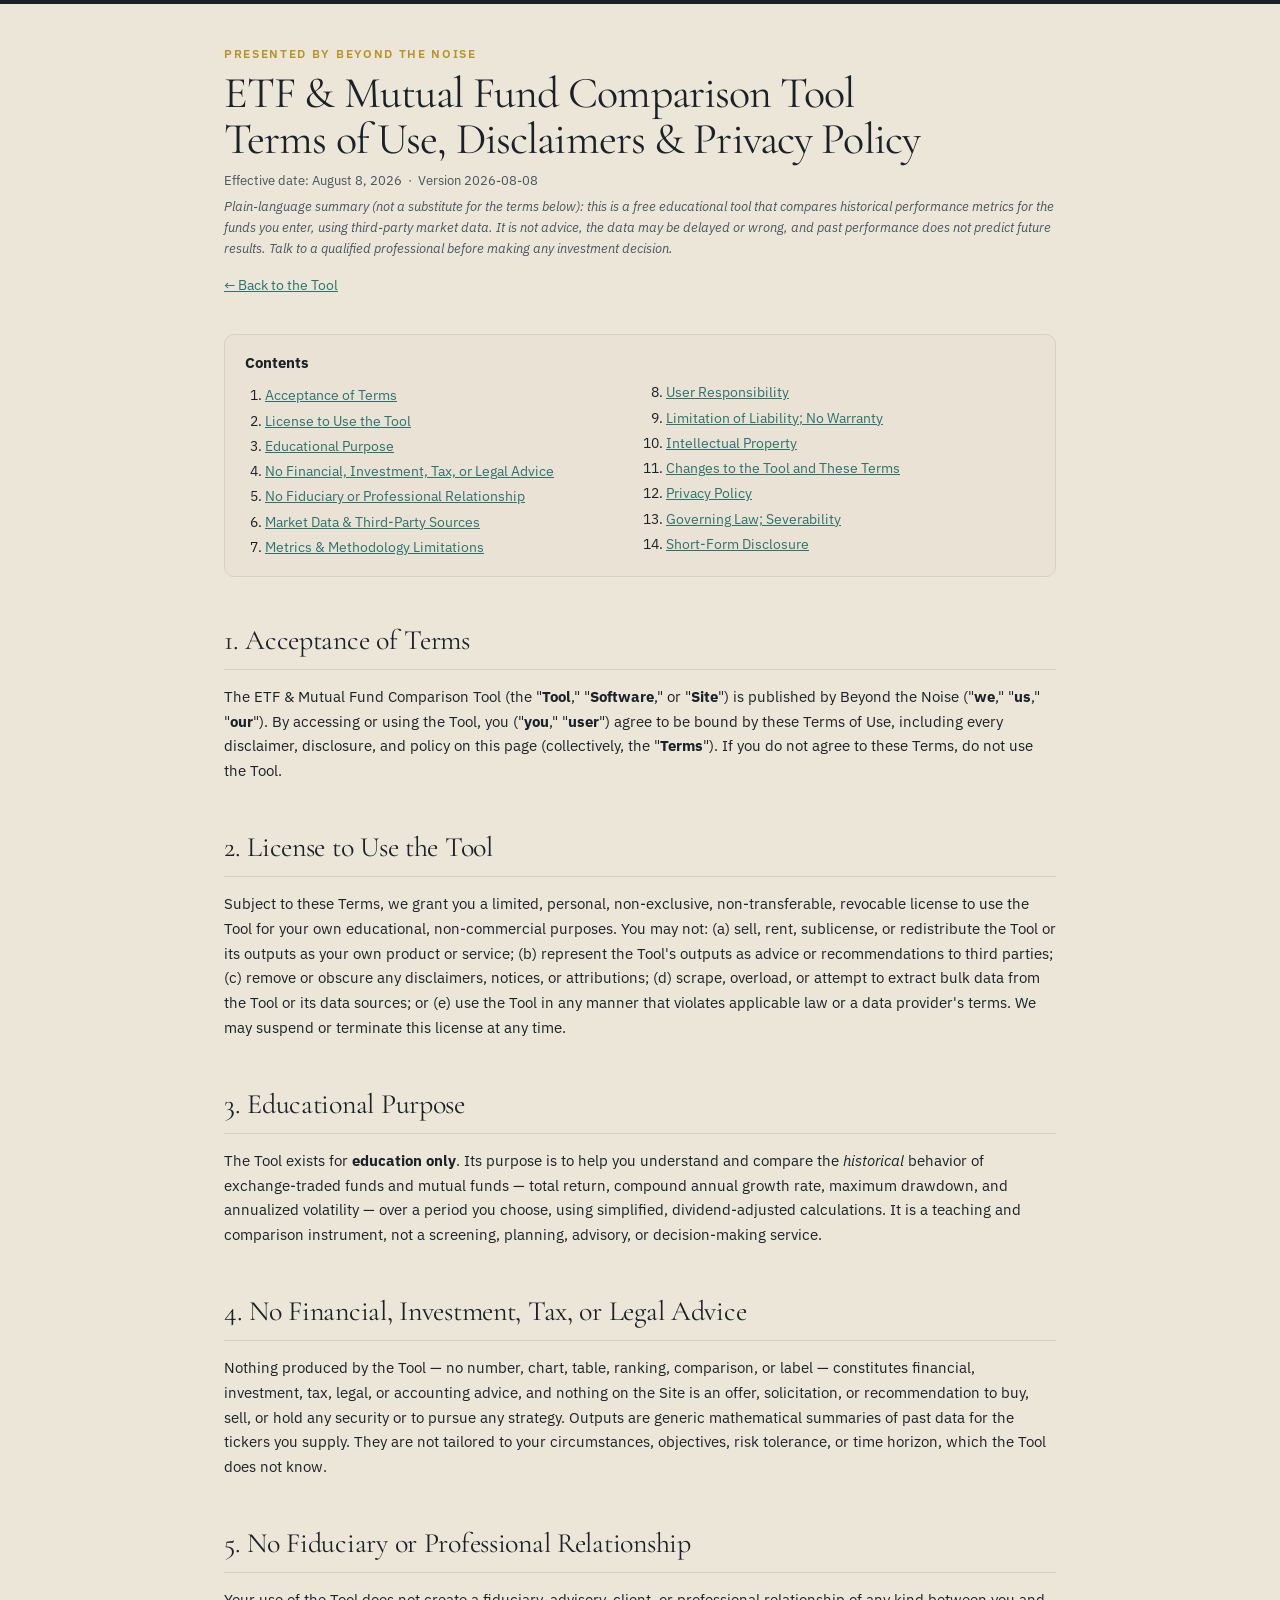
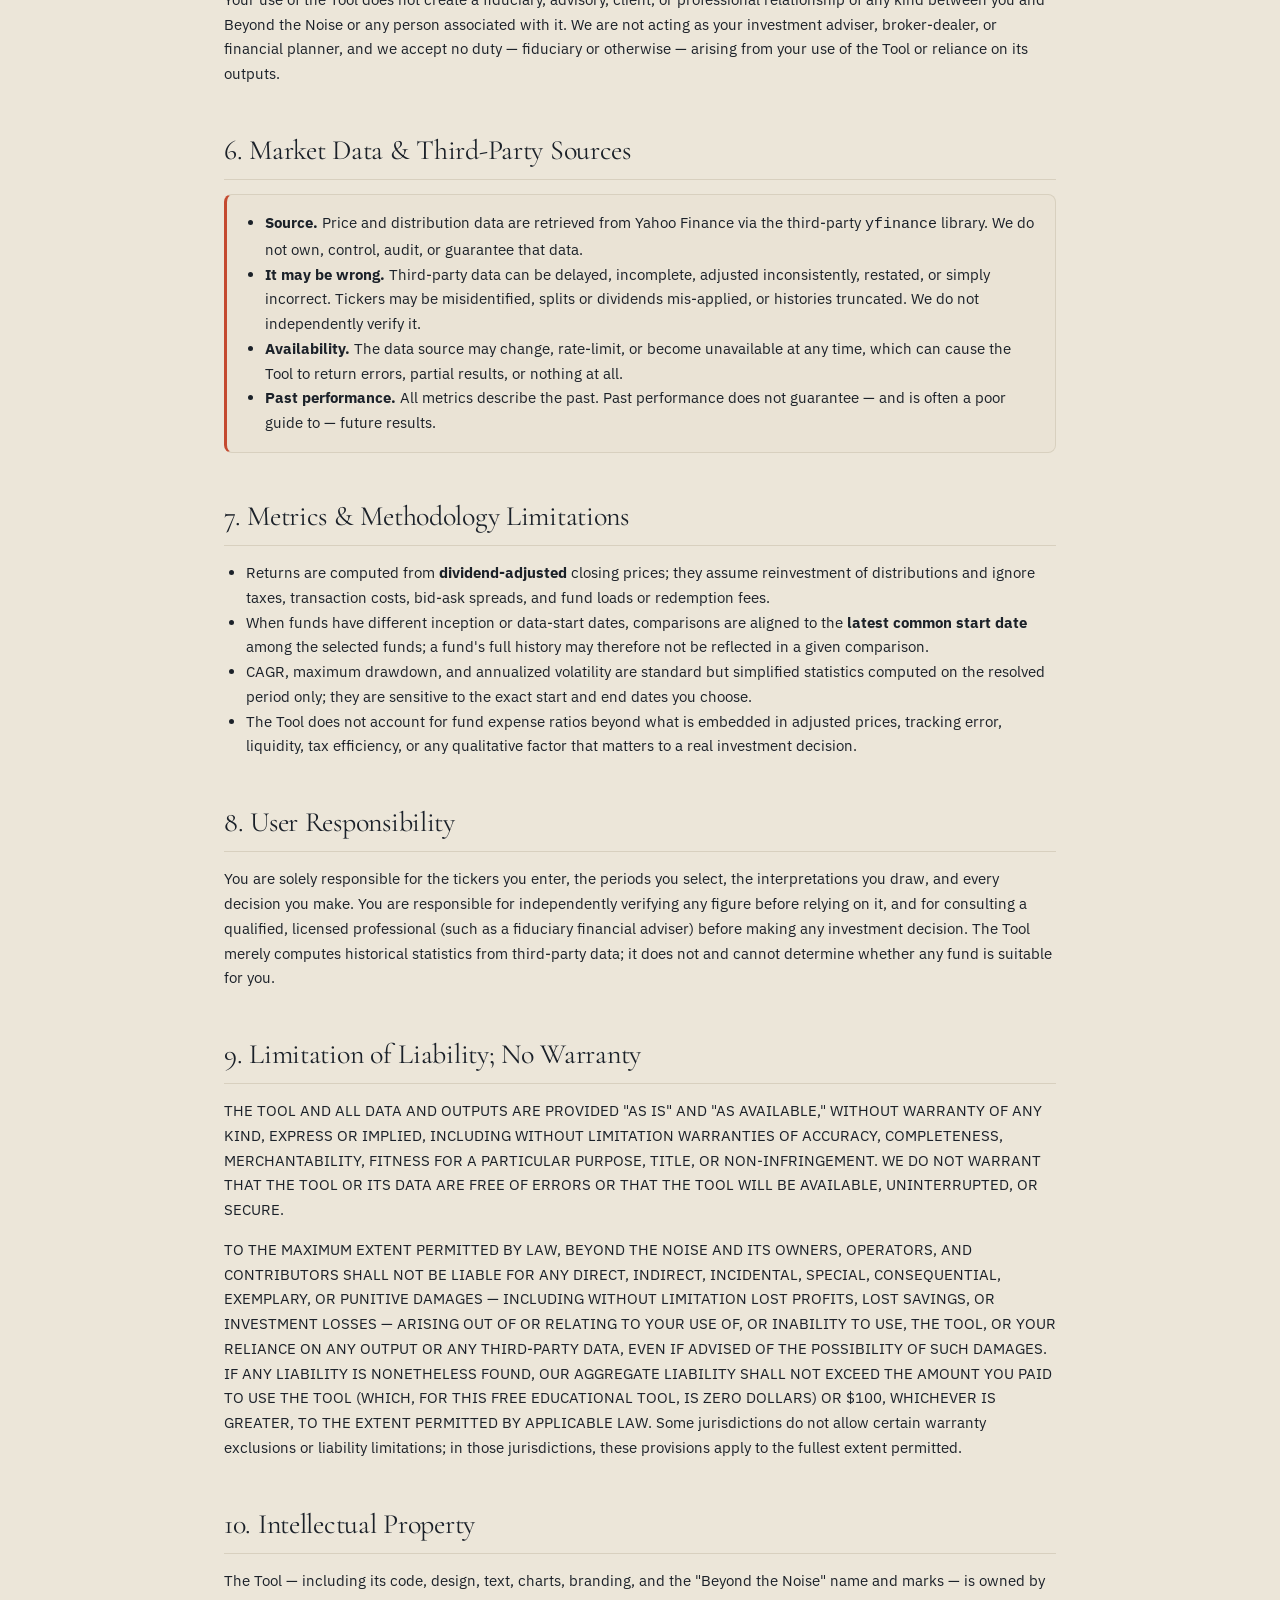
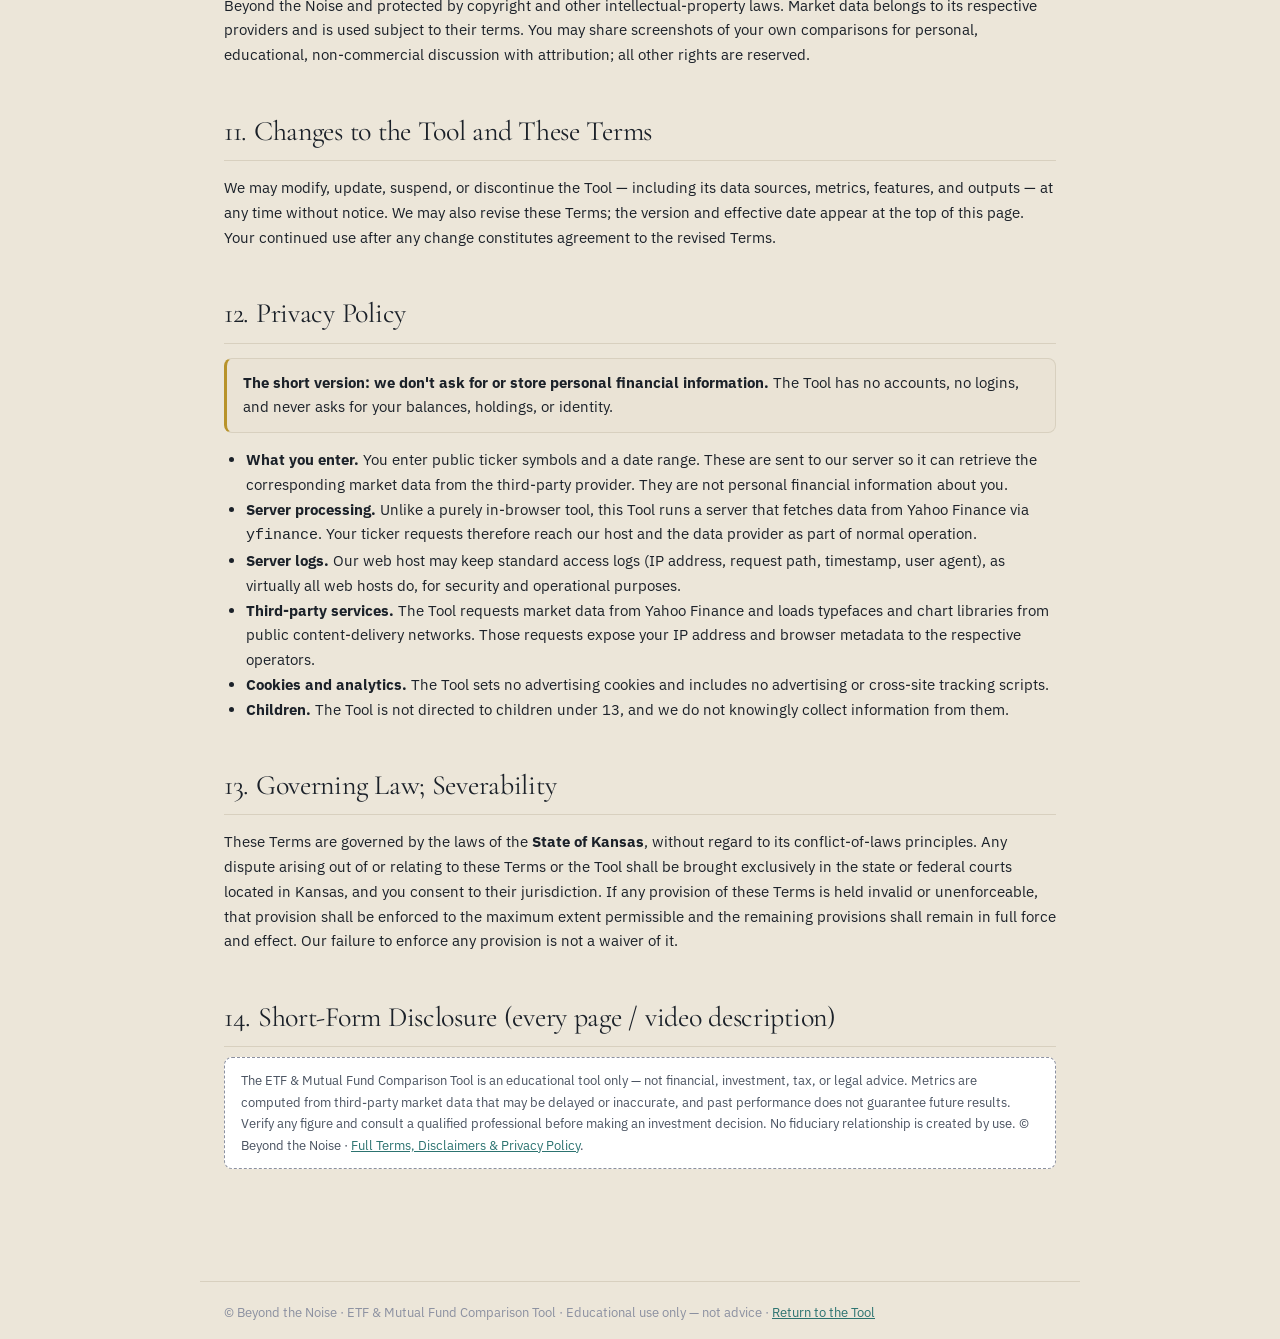
<file: templates/terms.html>
<!DOCTYPE html>
<html lang="en">
<head>
<meta charset="UTF-8">
<meta name="viewport" content="width=device-width, initial-scale=1.0">
<title>Terms, Disclaimers &amp; Privacy — ETF &amp; Mutual Fund Comparison Tool</title>
<link rel="icon" type="image/svg+xml" href="{{ url_for('static', filename='btn-logo.svg') }}">
<link rel="preconnect" href="https://fonts.googleapis.com">
<link rel="preconnect" href="https://fonts.gstatic.com" crossorigin>
<link href="https://fonts.googleapis.com/css2?family=Cormorant+Garamond:ital,wght@0,400;0,500;1,500&family=IBM+Plex+Sans:wght@400;500;600&display=swap" rel="stylesheet">
<style>
  :root { --paper:#ECE6D9; --paperAlt:#EAE3D5; --ink:#1B2129; --soft:#4A5361; --faint:#8B90A0; --rule:#D8D0BF;
          --clay:#C44A30; --teal:#2C7370; --navy:#1E3A5F; --gold:#B8932A;
          --serif:"Cormorant Garamond",Georgia,serif; --sans:"IBM Plex Sans",system-ui,sans-serif; }
  * { box-sizing:border-box; }
  body { margin:0; background:var(--paper); color:var(--ink); font-family:var(--sans); font-size:15px; line-height:1.65; }
  .top-rule { height:4px; background:var(--ink); }
  header { max-width:880px; margin:0 auto; padding:40px 24px 8px; }
  .eyebrow { color:var(--gold); font-size:12px; letter-spacing:0.14em; text-transform:uppercase; font-weight:600; margin:0 0 6px; }
  h1 { font-family:var(--serif); font-weight:400; font-size:44px; letter-spacing:-0.02em; line-height:1.05; margin:0 0 8px; }
  .meta { color:var(--soft); font-size:13px; margin:0 0 4px; }
  main { max-width:880px; margin:0 auto; padding:8px 24px 64px; }
  h2 { font-family:var(--serif); font-weight:400; font-size:28px; margin:40px 0 10px; letter-spacing:-0.01em; border-bottom:1px solid var(--rule); padding-bottom:6px; }
  h3 { font-size:15px; font-weight:600; margin:22px 0 6px; }
  p, li { color:var(--ink); }
  ul { padding-left:22px; }
  a { color:var(--teal); }
  .toc { background:var(--paperAlt); border:1px solid var(--rule); border-radius:10px; padding:16px 20px; margin:20px 0; }
  .toc ol { margin:6px 0 0; padding-left:20px; columns:2; column-gap:32px; }
  .toc li { font-size:13.5px; margin:3px 0; break-inside:avoid; }
  .callout { background:var(--paperAlt); border:1px solid var(--rule); border-left:3px solid var(--clay); border-radius:8px; padding:12px 16px; margin:14px 0; }
  .callout.gold { border-left-color:var(--gold); }
  .footer-copy { background:#fff; border:1px dashed var(--faint); border-radius:8px; padding:12px 16px; font-size:13px; color:var(--soft); }
  footer { border-top:1px solid var(--rule); margin-top:48px; padding:20px 24px; max-width:880px; margin-left:auto; margin-right:auto; color:var(--faint); font-size:12.5px; }
  .backlink { display:inline-block; margin-top:10px; font-size:13.5px; }
  @media (max-width:640px){ h1{font-size:32px;} .toc ol{columns:1;} }
</style>
</head>
<body>
<div class="top-rule"></div>
<header>
  <p class="eyebrow">Presented by Beyond the Noise</p>
  <h1>ETF &amp; Mutual Fund Comparison Tool<br>Terms of Use, Disclaimers &amp; Privacy Policy</h1>
  <p class="meta">Effective date: August 8, 2026 &nbsp;·&nbsp; Version 2026-08-08</p>
  <p class="meta"><em>Plain-language summary (not a substitute for the terms below): this is a free educational
  tool that compares historical performance metrics for the funds you enter, using third-party market data. It is
  not advice, the data may be delayed or wrong, and past performance does not predict future results. Talk to a
  qualified professional before making any investment decision.</em></p>
  <a class="backlink" href="/">← Back to the Tool</a>
</header>
<main>

<div class="toc"><b>Contents</b>
<ol>
  <li><a href="#acceptance">Acceptance of Terms</a></li>
  <li><a href="#license">License to Use the Tool</a></li>
  <li><a href="#educational">Educational Purpose</a></li>
  <li><a href="#noadvice">No Financial, Investment, Tax, or Legal Advice</a></li>
  <li><a href="#nofiduciary">No Fiduciary or Professional Relationship</a></li>
  <li><a href="#data">Market Data &amp; Third-Party Sources</a></li>
  <li><a href="#metrics">Metrics &amp; Methodology Limitations</a></li>
  <li><a href="#responsibility">User Responsibility</a></li>
  <li><a href="#liability">Limitation of Liability; No Warranty</a></li>
  <li><a href="#ip">Intellectual Property</a></li>
  <li><a href="#changes">Changes to the Tool and These Terms</a></li>
  <li><a href="#privacy">Privacy Policy</a></li>
  <li><a href="#law">Governing Law; Severability</a></li>
  <li><a href="#footer-language">Short-Form Disclosure</a></li>
</ol></div>

<h2 id="acceptance">1. Acceptance of Terms</h2>
<p>The ETF &amp; Mutual Fund Comparison Tool (the "<b>Tool</b>," "<b>Software</b>," or "<b>Site</b>") is published by
Beyond the Noise ("<b>we</b>," "<b>us</b>," "<b>our</b>"). By accessing or using the Tool, you ("<b>you</b>,"
"<b>user</b>") agree to be bound by these Terms of Use, including every disclaimer, disclosure, and policy on this
page (collectively, the "<b>Terms</b>"). If you do not agree to these Terms, do not use the Tool.</p>

<h2 id="license">2. License to Use the Tool</h2>
<p>Subject to these Terms, we grant you a limited, personal, non-exclusive, non-transferable, revocable license to
use the Tool for your own educational, non-commercial purposes. You may not: (a) sell, rent, sublicense, or
redistribute the Tool or its outputs as your own product or service; (b) represent the Tool's outputs as advice or
recommendations to third parties; (c) remove or obscure any disclaimers, notices, or attributions; (d) scrape,
overload, or attempt to extract bulk data from the Tool or its data sources; or (e) use the Tool in any manner that
violates applicable law or a data provider's terms. We may suspend or terminate this license at any time.</p>

<h2 id="educational">3. Educational Purpose</h2>
<p>The Tool exists for <b>education only</b>. Its purpose is to help you understand and compare the <i>historical</i>
behavior of exchange-traded funds and mutual funds — total return, compound annual growth rate, maximum drawdown,
and annualized volatility — over a period you choose, using simplified, dividend-adjusted calculations. It is a
teaching and comparison instrument, not a screening, planning, advisory, or decision-making service.</p>

<h2 id="noadvice">4. No Financial, Investment, Tax, or Legal Advice</h2>
<p>Nothing produced by the Tool — no number, chart, table, ranking, comparison, or label — constitutes financial,
investment, tax, legal, or accounting advice, and nothing on the Site is an offer, solicitation, or recommendation
to buy, sell, or hold any security or to pursue any strategy. Outputs are generic mathematical summaries of past
data for the tickers you supply. They are not tailored to your circumstances, objectives, risk tolerance, or time
horizon, which the Tool does not know.</p>

<h2 id="nofiduciary">5. No Fiduciary or Professional Relationship</h2>
<p>Your use of the Tool does not create a fiduciary, advisory, client, or professional relationship of any kind
between you and Beyond the Noise or any person associated with it. We are not acting as your investment adviser,
broker-dealer, or financial planner, and we accept no duty — fiduciary or otherwise — arising from your use of the
Tool or reliance on its outputs.</p>

<h2 id="data">6. Market Data &amp; Third-Party Sources</h2>
<div class="callout">
<ul style="margin:4px 0">
  <li><b>Source.</b> Price and distribution data are retrieved from Yahoo Finance via the third-party
      <code>yfinance</code> library. We do not own, control, audit, or guarantee that data.</li>
  <li><b>It may be wrong.</b> Third-party data can be delayed, incomplete, adjusted inconsistently, restated, or
      simply incorrect. Tickers may be misidentified, splits or dividends mis-applied, or histories truncated. We do
      not independently verify it.</li>
  <li><b>Availability.</b> The data source may change, rate-limit, or become unavailable at any time, which can cause
      the Tool to return errors, partial results, or nothing at all.</li>
  <li><b>Past performance.</b> All metrics describe the past. Past performance does not guarantee — and is often a
      poor guide to — future results.</li>
</ul>
</div>

<h2 id="metrics">7. Metrics &amp; Methodology Limitations</h2>
<ul>
  <li>Returns are computed from <b>dividend-adjusted</b> closing prices; they assume reinvestment of distributions
      and ignore taxes, transaction costs, bid-ask spreads, and fund loads or redemption fees.</li>
  <li>When funds have different inception or data-start dates, comparisons are aligned to the <b>latest common start
      date</b> among the selected funds; a fund's full history may therefore not be reflected in a given comparison.</li>
  <li>CAGR, maximum drawdown, and annualized volatility are standard but simplified statistics computed on the
      resolved period only; they are sensitive to the exact start and end dates you choose.</li>
  <li>The Tool does not account for fund expense ratios beyond what is embedded in adjusted prices, tracking error,
      liquidity, tax efficiency, or any qualitative factor that matters to a real investment decision.</li>
</ul>

<h2 id="responsibility">8. User Responsibility</h2>
<p>You are solely responsible for the tickers you enter, the periods you select, the interpretations you draw, and
every decision you make. You are responsible for independently verifying any figure before relying on it, and for
consulting a qualified, licensed professional (such as a fiduciary financial adviser) before making any investment
decision. The Tool merely computes historical statistics from third-party data; it does not and cannot determine
whether any fund is suitable for you.</p>

<h2 id="liability">9. Limitation of Liability; No Warranty</h2>
<p>THE TOOL AND ALL DATA AND OUTPUTS ARE PROVIDED "AS IS" AND "AS AVAILABLE," WITHOUT WARRANTY OF ANY KIND, EXPRESS
OR IMPLIED, INCLUDING WITHOUT LIMITATION WARRANTIES OF ACCURACY, COMPLETENESS, MERCHANTABILITY, FITNESS FOR A
PARTICULAR PURPOSE, TITLE, OR NON-INFRINGEMENT. WE DO NOT WARRANT THAT THE TOOL OR ITS DATA ARE FREE OF ERRORS OR
THAT THE TOOL WILL BE AVAILABLE, UNINTERRUPTED, OR SECURE.</p>
<p>TO THE MAXIMUM EXTENT PERMITTED BY LAW, BEYOND THE NOISE AND ITS OWNERS, OPERATORS, AND CONTRIBUTORS SHALL NOT BE
LIABLE FOR ANY DIRECT, INDIRECT, INCIDENTAL, SPECIAL, CONSEQUENTIAL, EXEMPLARY, OR PUNITIVE DAMAGES — INCLUDING
WITHOUT LIMITATION LOST PROFITS, LOST SAVINGS, OR INVESTMENT LOSSES — ARISING OUT OF OR RELATING TO YOUR USE OF, OR
INABILITY TO USE, THE TOOL, OR YOUR RELIANCE ON ANY OUTPUT OR ANY THIRD-PARTY DATA, EVEN IF ADVISED OF THE
POSSIBILITY OF SUCH DAMAGES. IF ANY LIABILITY IS NONETHELESS FOUND, OUR AGGREGATE LIABILITY SHALL NOT EXCEED THE
AMOUNT YOU PAID TO USE THE TOOL (WHICH, FOR THIS FREE EDUCATIONAL TOOL, IS ZERO DOLLARS) OR $100, WHICHEVER IS
GREATER, TO THE EXTENT PERMITTED BY APPLICABLE LAW. Some jurisdictions do not allow certain warranty exclusions or
liability limitations; in those jurisdictions, these provisions apply to the fullest extent permitted.</p>

<h2 id="ip">10. Intellectual Property</h2>
<p>The Tool — including its code, design, text, charts, branding, and the "Beyond the Noise" name and marks — is
owned by Beyond the Noise and protected by copyright and other intellectual-property laws. Market data belongs to
its respective providers and is used subject to their terms. You may share screenshots of your own comparisons for
personal, educational, non-commercial discussion with attribution; all other rights are reserved.</p>

<h2 id="changes">11. Changes to the Tool and These Terms</h2>
<p>We may modify, update, suspend, or discontinue the Tool — including its data sources, metrics, features, and
outputs — at any time without notice. We may also revise these Terms; the version and effective date appear at the
top of this page. Your continued use after any change constitutes agreement to the revised Terms.</p>

<h2 id="privacy">12. Privacy Policy</h2>
<div class="callout gold"><b>The short version: we don't ask for or store personal financial information.</b> The
Tool has no accounts, no logins, and never asks for your balances, holdings, or identity.</div>
<ul>
  <li><b>What you enter.</b> You enter public ticker symbols and a date range. These are sent to our server so it can
      retrieve the corresponding market data from the third-party provider. They are not personal financial
      information about you.</li>
  <li><b>Server processing.</b> Unlike a purely in-browser tool, this Tool runs a server that fetches data from
      Yahoo Finance via <code>yfinance</code>. Your ticker requests therefore reach our host and the data provider as
      part of normal operation.</li>
  <li><b>Server logs.</b> Our web host may keep standard access logs (IP address, request path, timestamp, user
      agent), as virtually all web hosts do, for security and operational purposes.</li>
  <li><b>Third-party services.</b> The Tool requests market data from Yahoo Finance and loads typefaces and chart
      libraries from public content-delivery networks. Those requests expose your IP address and browser metadata to
      the respective operators.</li>
  <li><b>Cookies and analytics.</b> The Tool sets no advertising cookies and includes no advertising or cross-site
      tracking scripts.</li>
  <li><b>Children.</b> The Tool is not directed to children under 13, and we do not knowingly collect information
      from them.</li>
</ul>

<h2 id="law">13. Governing Law; Severability</h2>
<p>These Terms are governed by the laws of the <b>State of Kansas</b>, without regard to its conflict-of-laws
principles. Any dispute arising out of or relating to these Terms or the Tool shall be brought exclusively in the
state or federal courts located in Kansas, and you consent to their jurisdiction. If any provision of these Terms is
held invalid or unenforceable, that provision shall be enforced to the maximum extent permissible and the remaining
provisions shall remain in full force and effect. Our failure to enforce any provision is not a waiver of it.</p>

<h2 id="footer-language">14. Short-Form Disclosure (every page / video description)</h2>
<div class="footer-copy">The ETF &amp; Mutual Fund Comparison Tool is an educational tool only — not financial,
investment, tax, or legal advice. Metrics are computed from third-party market data that may be delayed or
inaccurate, and past performance does not guarantee future results. Verify any figure and consult a qualified
professional before making an investment decision. No fiduciary relationship is created by use. © Beyond the Noise ·
<a href="/terms">Full Terms, Disclaimers &amp; Privacy Policy</a>.</div>

</main>
<footer>© Beyond the Noise · ETF &amp; Mutual Fund Comparison Tool · Educational use only — not advice ·
<a href="/">Return to the Tool</a></footer>
</body>
</html>
</file>
